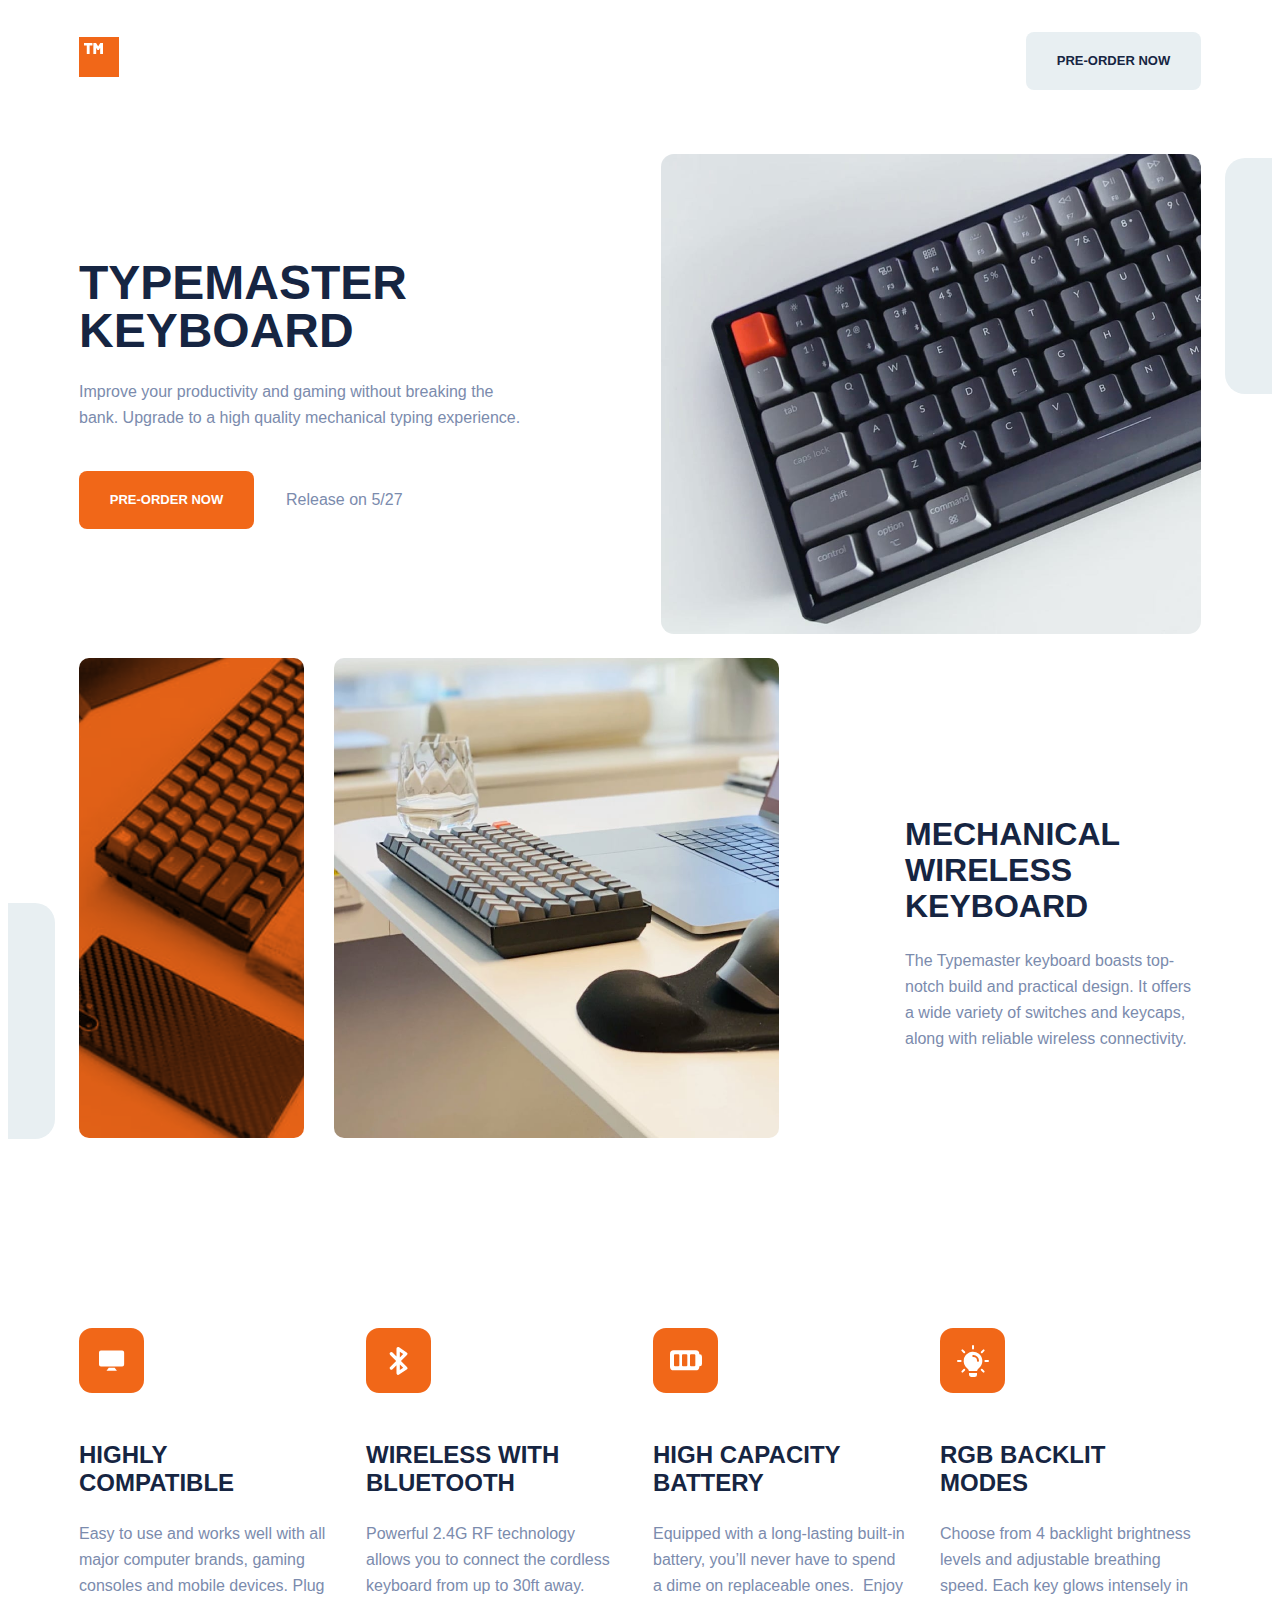
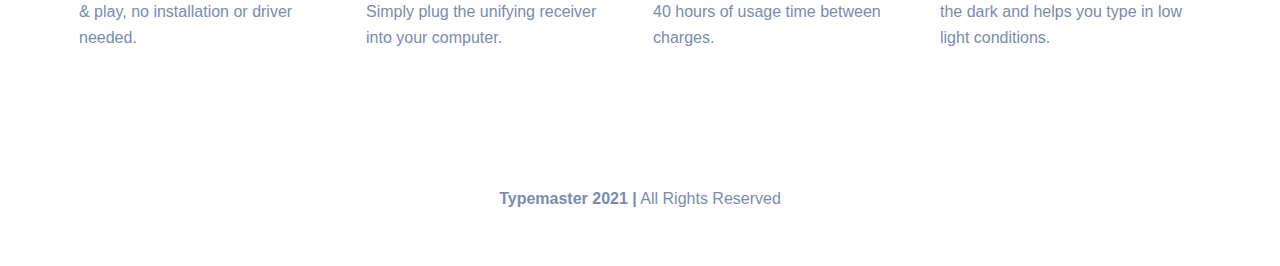
<file: index.html>
<!DOCTYPE html>
<html lang="en">
<head>
  <meta charset="UTF-8">
  <meta name="viewport" content="width=device-width, initial-scale=1.0">

  <link rel="icon" type="image/png" sizes="32x32" href="./assets/favicon-32x32.png">
  
  <title>Frontend Mentor | Typemaster pre-launch landing page</title>
  <link rel="stylesheet" href="style.css">
</head>
<body>

  <div class="wrapper">
  <header>
    <nav>
  <div class="the_logo">
    <img src="assets/shared/logo.svg" width="40"/>
  </div><a class="button btn1" href="#">Pre-order Now</a>
</nav>
<div class="Product">
  <div class="Product_content">
  <h1>Typemaster keyboard</h1>
  <p>Improve your productivity and gaming without breaking the bank. Upgrade to a high quality 
  mechanical typing experience.</p>
    <div class="Product_group"><a class="button btn2">Pre-order now</a>
  <span>Release on 5/27</span>
  </div>
</div>

<div class="Product_img" BigImg></div>
</header>
<main>
  <section class="NextContent">
    <div class="NextContent_images">
      <div class="NextImage"></div>
      <div class="NextImage"></div>
      </div>
   <div class="NextContent_details">
  <h2>Mechanical wireless keyboard</h2>
  <p>The Typemaster keyboard boasts top-notch build and practical design. It offers a wide variety 
  of switches and keycaps, along with reliable wireless connectivity.</p>
    </div>
  </section>


  <section class="FeatureSide">
    <ul>
        <li class= "Feature">
  <div class="Feature_image"><img src="assets/shared/icon-compatible.svg" alt=""/>
</div>
 <div class="Feature_details">
    <h3>Highly compatible</h3>
  <p>Easy to use and works well with all major computer brands, gaming consoles and mobile devices. 
  Plug &amp; play, no installation or driver needed.</p>
  </div>
        </li>

<li class="Feature">
  <div class="Feature_image"><img src="assets/shared/icon-bluetooth.svg" alt=""/>
  </div>
  <div class="Feature_details">
  <h3>Wireless with bluetooth</h3>
  <p>Powerful 2.4G RF technology allows you to connect the cordless keyboard from up to 30ft away. 
  Simply plug the unifying receiver into your computer.</p>
</div>
        </li>

<li class="Feature">
<div class="Feature_image"><img src="assets/shared/icon-battery.svg" alt=""/>
</div>
<div class="Feature_details">
  <h3>High capacity battery</h3>
  <p>Equipped with a long-lasting built-in battery, you’ll never have to spend a dime on replaceable ones. 
  Enjoy 40 hours of usage time between charges.</p>
  </div>
</li>

    <li class="Feature">
<div class="Feature_image"> <img src="assets/shared/icon-light.svg" alt=""/>
</div>
<div class="Feature_details">
  <h3>RGB backlit modes</h3>
  <p>Choose from 4 backlight brightness levels and adjustable breathing speed. Each key glows intensely in the dark and helps
  you type in low light conditions.</p>
  </div>
  </li>
</ul>

</section>
</main>

<footer><strong>Typemaster 2021 |</strong> All Rights Reserved</footer>
</div>
</body>
</html>
</file>
<file: style.css>
* {
  box-sizing: border-box;
}

html,
body {
  overflow-x: hidden;
}
body {
  color: #7b8bad;
  font-family: Barlow;
  font-weight: 500;
  font-family: Barlow, Arial, Helvetica, sans-serif;
  line-height: 1.625;
}

h1,
h2,
h3 {
  color: #162542;
  font-weight: 900px;
  text-transform: uppercase;
  margin: 0;
  margin-bottom: 24px;
}

h1 {
  font-size: 48px;
  line-height: 48px;
}

h2 {
  font-size: 32px;
  line-height: 36px;
}

h3 {
  font-size: 24px;
  line-height: 28px;
}

p {
  margin: 0;
}

.wrapper {
  max-width: 1170px;
  padding: 0 24px;
  position: relative;
  margin: 0 auto;
}

@media (min-width: 768px) {
  .wrapper {
    padding: 0 40px;
  }
}
@media (min-width: 1170px) {
  .wrapper {
    padding: 0 24px;
  }

  .wrapper::before,
  .wrapper::after {
    background: #e8eff2;
    border-radius: 20px;
    content: "";
    display: block;
    width: 255px;
    height: 236px;
    position: absolute;
  }

  .wrapper::before {
    left: -255px;
    top: 895px;
  }
  .wrapper::after {
    right: -255px;
    top: 150px;
  }
}

nav {
  display: flex;
  justify-content: space-between;
  align-items: center;
  padding-top: 24px;
  margin-bottom: 64px;
}

.Product {
  display: flex;
  justify-content: space-between;
  flex-direction: column;
  gap: 64px;
}

.Product_content,
.Product_img {
  margin: 0 auto;
  border-radius: 13px;
}

.Product_content {
  min-width: 339px;
  max-width: 339px;
}

.Product_group {
  display: flex;
  justify-content: space-between;
  align-items: center;
  margin-top: 40px;
}

.Product_group a {
  margin-right: 32px;
}

.Product_group span {
  flex: 1;
}

.Product_img {
  background: url("assets/mobile/image-keyboard.jpg") center/cover no-repeat;
  width: 372px;
  height: 331px;
}
@media (min-width: 768px) {
  .Product {
    flex-direction: row;
    align-items: center;
  }

  .Product > * {
    margin: 0;
  }

  .Product_img {
    background-image: url("assets/tablet/image-keyboard.jpg");
    min-width: 478px;
    height: 425px;
  }
}

@media (min-width: 985px) {
  .Product_content {
    max-width: 445px;
  }

  .Product_img {
    background-image: url("assets/desktop/image-keyboard.jpg?format=auto");
    width: 540px;
    height: 480px;
  }
}

.NextContent {
  margin: 24px auto 118px;
  max-width: 374px;
}

.NextContent_images {
  display: flex;
  justify-content: flex-end;
  margin: 0 auto 72px;
  gap: 24px;
}

.NextContent_images > div:first-of-type {
  background: #f16718 url("assets/mobile/image-phone-and-keyboard.jpg") center
    center/cover no-repeat;
  background-blend-mode: multiply;
  min-width: 129px;
  height: 193px;
  position: relative;
}

.NextContent_images > div:last-of-type {
  background: url("assets/mobile/image-glass-and-keyboard.jpg") center
    center/cover no-repeat;
  min-width: 220px;
  height: 193px;
}

.NextContent_details {
  display: flex;
  flex-direction: column;
  text-align: center;
  max-width: 398px;
  margin: auto;
}

@media (min-width: 768px) {
  .NextContent {
    max-width: 689px;
  }
  .NextContent_images {
    justify-content: center;
    gap: 30px;
  }
  .NextContent_images > div:first-of-type {
    background-image: #f16718 url("assets/tablet/image-phone-and-keyboard.jpg");
    min-width: 214px;
    height: 320px;
  }
  .NextContent_images > div:last-of-type {
    background-image: url("assets/tablet/image-glass-and-keyboard.jpg");
    width: 445px;
    height: 320px;
  }
  .NextContent_details {
    flex-direction: row;
    justify-content: space-between;
    max-width: none;
    text-align: left;
  }
  .NextContent_details p {
    max-width: 398px;
  }
}

@media (min-width: 1170px) {
  .NextContent {
    display: flex;
    justify-content: space-between;
    align-items: center;
    max-width: none;
    gap: 126px;
  }

  .NextContent_images > div:first-of-type {
    background-image: #f16718 url("assets/desktop/image-phone-and-keyboard.jpg");
    width: 225px;
    height: 480px;
  }
  .NextContent_images > div:last-of-type {
    background-image: url("assets/desktop/image-glass-and-keyboard.jpg");
    width: 445px;
    height: 480px;
  }
  .NextContent_details {
    flex-direction: column;
  }
}

.FeatureSide {
  display: flex;
  justify-content: center;
}

.FeatureSide > ul {
  display: flex;
  align-items: center;
  flex-direction: column;
  gap: 72px 64px;
  margin: 0;
  padding: 0;
  list-style: none;
  width: 688px;
}
@media (min-width: 768px) {
  .FeatureSide > ul {
    align-items: normal;
    flex-direction: row;
    flex-wrap: wrap;
    row-gap: 80px;
  }
}
@media (min-width: 1170px) {
  .FeatureSide > ul {
    -moz-column-gap: 32px;
    column-gap: 32px;
    width: 100%;
  }
}

.Feature {
  display: flex;
  align-items: center;
  text-align: center;
  flex-direction: column;
  max-width: 374px;
  gap: 48px;
}

.Feature_image {
  display: flex;
  justify-content: center;
  background: #f16718;
  width: 65px;
  height: 65px;
  border-radius: 13px;
  align-items: center;
}

.feature_image img {
  max-width: 25px;
  max-height: 27px;
}

.Feature_details {
  display: flex;
  flex-direction: column;
  align-items: center;
}
.Feature_details h3 {
  width: 196px;
}

@media (min-width: 768px) {
  .Feature {
    align-items: flex-start;
    text-align: left;
    max-width: 281px;
  }
  .Feature_details {
    align-items: flex-start;
  }
}
@media (min-width: 1170px) {
  .Feature {
    max-width: 255px;
  }
}

footer {
  text-align: center;
  margin-top: 104px;
  padding: 0 0 46px;
}

@media (min-width: 768px) {
  footer {
    margin-top: 148px;
  }
}

@media (min-width: 1170px) {
  footer {
    margin-top: 135px;
  }
}

.NextImage {
  border-radius: 10px;
  overflow: hidden;
}

.button {
  display: flex;
  border: 0;
  border-radius: 8px;
  width: 175px;
  height: 58px;
  padding: 0 26px;
  font-weight: 700;
  font-size: 13px;
  align-items: center;
  justify-content: center;
  text-transform: uppercase;
  text-decoration: none;
}

button:hover {
  cursor: pointer;
}

.btn1 {
  background: #e8eff2;
  color: #162542;
}

.btn1:hover,
.btn1:focus {
  color: white;
  background: #162542;
}

.btn2 {
  background: #f16718;
  color: white;
}

.btn2:hover,
.btn2:focus {
  background: #ff9b62;
}
</file>
